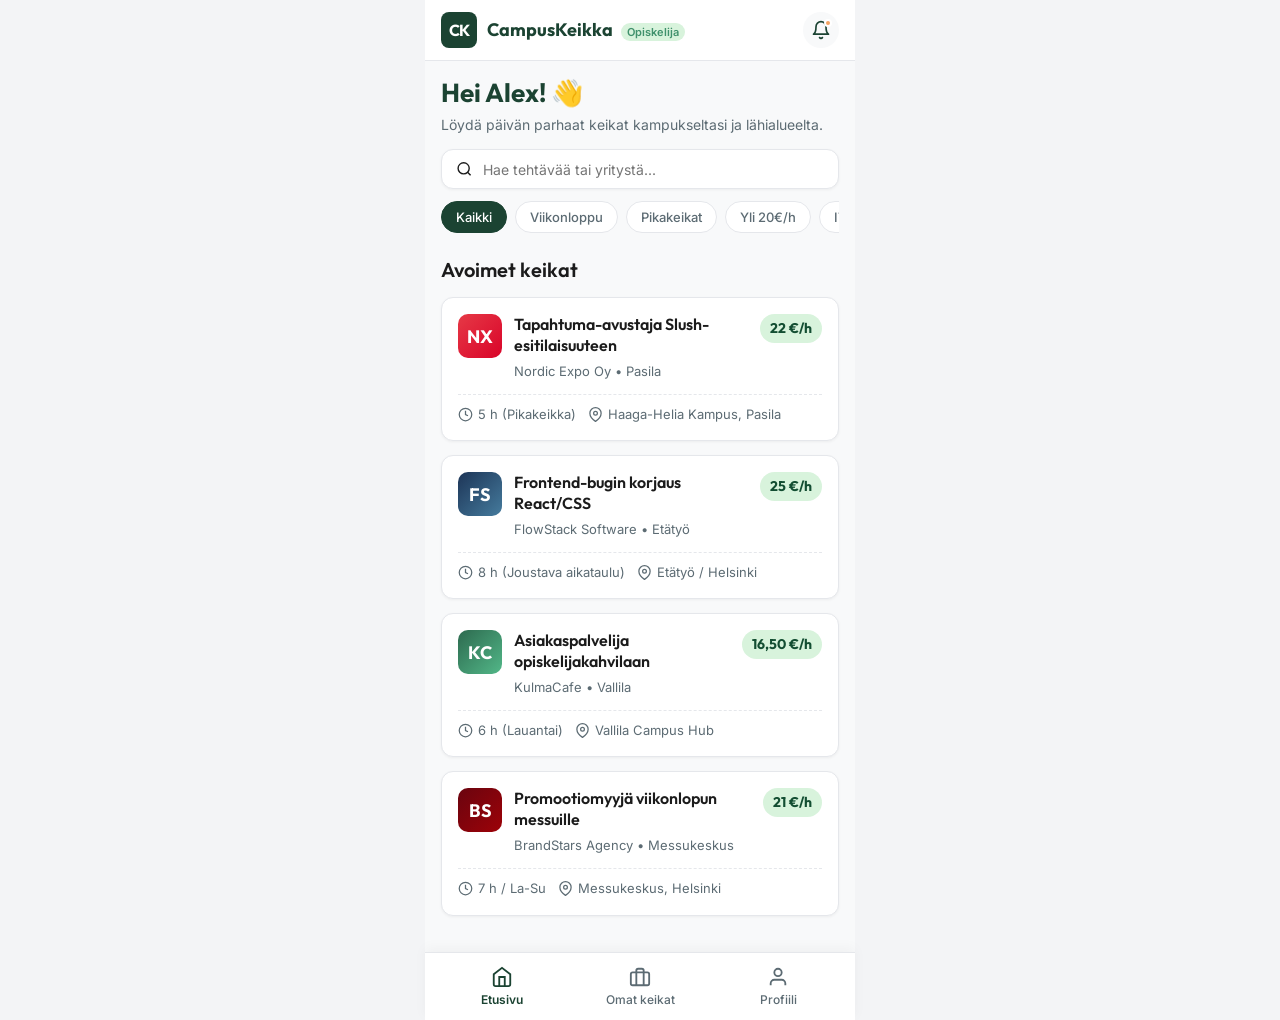
<file: index.html>
<!DOCTYPE html><html lang="fi" style=""><head>
  <meta charset="UTF-8">
  <meta name="viewport" content="width=device-width, initial-scale=1.0">
  <title>CampusKeikka - Mobiilisovellus</title>
  <link rel="preconnect" href="https://fonts.googleapis.com">
  <link rel="preconnect" href="https://fonts.gstatic.com" crossorigin="">
  <link href="https://fonts.googleapis.com/css2?family=Inter:wght@400;500;600&amp;family=Outfit:wght@600;700&amp;display=swap" rel="stylesheet">
<link rel="stylesheet" href="styles.css">
</head>
<body>

  <div class="app-frame">
    <!-- Top Navigation / Logo -->
    <header class="top-header">
      <div class="brand">
        <div class="brand-logo">CK</div>
        <div>
          <span class="brand-name">CampusKeikka</span>
          <span class="brand-badge">Opiskelija</span>
        </div>
      </div>
      <button class="header-action" onclick="showToast('Sinulla ei ole uusia ilmoituksia.')" title="Ilmoitukset" aria-label="Ilmoitukset">
        <svg width="20" height="20" fill="none" stroke="currentColor" stroke-width="2" stroke-linecap="round" stroke-linejoin="round" viewBox="0 0 24 24">
          <path d="M18 8A6 6 0 0 0 6 8c0 7-3 9-3 9h18s-3-2-3-9"></path>
          <path d="M13.73 21a2 2 0 0 1-3.46 0"></path>
        </svg>
        <span class="dot"></span>
      </button>
    </header>

    <!-- Toast Notification Banner -->
    <div id="toast" class="toast">
      <svg width="20" height="20" fill="none" stroke="#FFFFFF" stroke-width="2" stroke-linecap="round" stroke-linejoin="round" viewBox="0 0 24 24">
        <path d="M22 11.08V12a10 10 0 1 1-5.93-9.14"></path>
        <polyline points="22 4 12 14.01 9 11.01"></polyline>
      </svg>
      <span id="toast-text" class="">Kuittaus</span>
    </div>

    <!-- Main Viewport for Pages -->
    <main class="viewport">

      <!-- ============================================== -->
      <!-- 1. NÄKYMÄ: ETUSIVU (#view-home) -->
      <!-- ============================================== -->
      <section id="view-home" class="page active">
        <div>
          <h1 class="">Hei Alex! 👋</h1>
          <p class="text-muted">Löydä päivän parhaat keikat kampukseltasi ja lähialueelta.</p>
        </div>

        <!-- Haku -->
        <div class="search-box">
          <svg width="18" height="18" fill="none" stroke="currentColor" stroke-width="2" viewBox="0 0 24 24">
            <circle cx="11" cy="11" r="8"></circle>
            <line x1="21" y1="21" x2="16.65" y2="16.65"></line>
          </svg>
          <input type="text" id="gig-search-input" placeholder="Hae tehtävää tai yritystä..." onkeyup="filterGigsBySearch(this.value)">
        </div>

        <!-- Suodatintagit -->
        <div class="filter-tags-scroll">
          <button class="filter-chip active" onclick="setFilter(this, 'Kaikki')">Kaikki</button>
          <button class="filter-chip" onclick="setFilter(this, 'Viikonloppu')">Viikonloppu</button>
          <button class="filter-chip" onclick="setFilter(this, 'Pikakeikat')">Pikakeikat</button>
          <button class="filter-chip" onclick="setFilter(this, 'Yli 20€/h')">Yli 20€/h</button>
          <button class="filter-chip" onclick="setFilter(this, 'IT &amp; Koodi')">IT &amp; Koodi</button>
          <button class="filter-chip" onclick="setFilter(this, 'Tapahtumat')">Tapahtumat</button>
        </div>
      
        <h2 class="section-title">Avoimet keikat</h2>
        <!-- Keikkalistaus -->
        <div id="gigs-list">
          <!-- Gig 1 -->
          <article class="card gig-card" onclick="openGigDetails(1)" data-title="Tapahtuma-avustaja Slush-esitilaisuuteen" data-tags="Tapahtumat Pikakeikat Yli 20€/h">
            <div class="gig-card-header">
              <div class="company-logo logo-red">NX</div>
              <div class="gig-info">
                <h3 class="gig-title">Tapahtuma-avustaja Slush-esitilaisuuteen</h3>
                <span class="company-name">Nordic Expo Oy • Pasila</span>
              </div>
              <span class="gig-pay-badge">22 €/h</span>
            </div>
            <div class="gig-meta-row">
              <div class="gig-meta-item">
                <svg fill="none" stroke-width="2" viewBox="0 0 24 24"><circle cx="12" cy="12" r="10"></circle><polyline points="12 6 12 12 16 14"></polyline></svg>
                <span class="">5 h (Pikakeikka)</span>
              </div>
              <div class="gig-meta-item">
                <svg fill="none" stroke-width="2" viewBox="0 0 24 24"><path d="M21 10c0 7-9 13-9 13s-9-6-9-13a9 9 0 0 1 18 0z"></path><circle cx="12" cy="10" r="3"></circle></svg>
                <span class="">Haaga-Helia Kampus, Pasila</span>
              </div>
            </div>
          </article>

          <!-- Gig 2 -->
          <article class="card gig-card" onclick="openGigDetails(2)" data-title="Frontend-bugin korjaus React/CSS" data-tags="IT &amp; Koodi Yli 20€/h">
            <div class="gig-card-header">
              <div class="company-logo logo-blue">FS</div>
              <div class="gig-info">
                <h3 class="gig-title">Frontend-bugin korjaus React/CSS</h3>
                <span class="company-name">FlowStack Software • Etätyö</span>
              </div>
              <span class="gig-pay-badge">25 €/h</span>
            </div>
            <div class="gig-meta-row">
              <div class="gig-meta-item">
                <svg fill="none" stroke-width="2" viewBox="0 0 24 24"><circle cx="12" cy="12" r="10"></circle><polyline points="12 6 12 12 16 14"></polyline></svg>
                <span class="">8 h (Joustava aikataulu)</span>
              </div>
              <div class="gig-meta-item">
                <svg fill="none" stroke-width="2" viewBox="0 0 24 24"><path d="M21 10c0 7-9 13-9 13s-9-6-9-13a9 9 0 0 1 18 0z"></path><circle cx="12" cy="10" r="3"></circle></svg>
                <span class="">Etätyö / Helsinki</span>
              </div>
            </div>
          </article>

          <!-- Gig 3 -->
          <article class="card gig-card" onclick="openGigDetails(3)" data-title="Asiakaspalvelija opiskelijakahvilaan" data-tags="Viikonloppu">
            <div class="gig-card-header">
              <div class="company-logo logo-green">KC</div>
              <div class="gig-info">
                <h3 class="gig-title">Asiakaspalvelija opiskelijakahvilaan</h3>
                <span class="company-name">KulmaCafe • Vallila</span>
              </div>
              <span class="gig-pay-badge">16,50 €/h</span>
            </div>
            <div class="gig-meta-row">
              <div class="gig-meta-item">
                <svg fill="none" stroke-width="2" viewBox="0 0 24 24"><circle cx="12" cy="12" r="10"></circle><polyline points="12 6 12 12 16 14"></polyline></svg>
                <span class="">6 h (Lauantai)</span>
              </div>
              <div class="gig-meta-item">
                <svg fill="none" stroke-width="2" viewBox="0 0 24 24"><path d="M21 10c0 7-9 13-9 13s-9-6-9-13a9 9 0 0 1 18 0z"></path><circle cx="12" cy="10" r="3"></circle></svg>
                <span class="">Vallila Campus Hub</span>
              </div>
            </div>
          </article>

          <!-- Gig 4 -->
          <article class="card gig-card" onclick="openGigDetails(4)" data-title="Promootiomyyjä viikonlopun messuille" data-tags="Viikonloppu Tapahtumat Yli 20€/h">
            <div class="gig-card-header">
              <div class="company-logo logo-purple">BS</div>
              <div class="gig-info">
                <h3 class="gig-title">Promootiomyyjä viikonlopun messuille</h3>
                <span class="company-name">BrandStars Agency • Messukeskus</span>
              </div>
              <span class="gig-pay-badge">21 €/h</span>
            </div>
            <div class="gig-meta-row">
              <div class="gig-meta-item">
                <svg fill="none" stroke-width="2" viewBox="0 0 24 24"><circle cx="12" cy="12" r="10"></circle><polyline points="12 6 12 12 16 14"></polyline></svg>
                <span class="">7 h / La-Su</span>
              </div>
              <div class="gig-meta-item">
                <svg fill="none" stroke-width="2" viewBox="0 0 24 24"><path d="M21 10c0 7-9 13-9 13s-9-6-9-13a9 9 0 0 1 18 0z"></path><circle cx="12" cy="10" r="3"></circle></svg>
                <span class="">Messukeskus, Helsinki</span>
              </div>
            </div>
          </article>
        </div>
      </section>

      <!-- ============================================== -->
      <!-- 2. NÄKYMÄ: OSAAMISPROFIILI & AIKATAULUT (#view-profile) -->
      <!-- ============================================== -->
      <section id="view-profile" class="page">
        <!-- Profiilikuva & opiskelijan tiedot -->
        <div class="profile-hero">
          <div class="avatar-wrapper">
            <div class="avatar">AM</div>
            <div class="avatar-status"></div>
          </div>
          <div class="profile-details">
            <h2 class="">Alex Mäkinen</h2>
            <p class="text-muted">Tietojenkäsittely (BBA)</p>
            <span class="profile-badge">🎓 Haaga-Helia opiskelija</span>
          </div>
        </div>

        <!-- Taito-tagit & lisäys -->
        <div class="card">
          <h3 class="">Osaaminen ja taidot</h3>
          <p class="text-caption" style="margin-bottom: 10px;">Lisää taitoja, joita työnantajat voivat etsiä.</p>
          
          <div id="skills-list" class="tags-container">
            <span class="skill-tag">Asiakaspalvelu <span class="remove-btn" onclick="removeSkill(this)">×</span></span>
            <span class="skill-tag">Python <span class="remove-btn" onclick="removeSkill(this)">×</span></span>
            <span class="skill-tag">Tapahtuma-apu <span class="remove-btn" onclick="removeSkill(this)">×</span></span>
            <span class="skill-tag">Englanti (sujuva) <span class="remove-btn" onclick="removeSkill(this)">×</span></span>
          </div>

          <div class="add-skill-form">
            <input type="text" id="new-skill-input" placeholder="Esim. Excel, Myynti, Figma...">
            <button class="btn btn-secondary btn-sm" onclick="addNewSkill()">+ Lisää taito</button>
          </div>
        </div>

        <!-- Interaktiivinen viikkokalenteri -->
        <div class="card">
          <h3 class="">Oma saatavuus (Viikko 42)</h3>
          <p class="text-caption">Klikkaa päiviä, jolloin olet vapaa ottamaan keikkoja vastaan.</p>

          <div class="calendar-grid">
            <div class="calendar-day-header">Ma</div>
            <div class="calendar-day-header">Ti</div>
            <div class="calendar-day-header">Ke</div>
            <div class="calendar-day-header">To</div>
            <div class="calendar-day-header">Pe</div>
            <div class="calendar-day-header">La</div>
            <div class="calendar-day-header">Su</div>

            <div class="calendar-slot available" onclick="toggleCalendarSlot(this)">14<br><small>Vapaa</small></div>
            <div class="calendar-slot" onclick="toggleCalendarSlot(this)">15<br><small>Koulu</small></div>
            <div class="calendar-slot available" onclick="toggleCalendarSlot(this)">16<br><small>Vapaa</small></div>
            <div class="calendar-slot" onclick="toggleCalendarSlot(this)">17<br><small>Koulu</small></div>
            <div class="calendar-slot available" onclick="toggleCalendarSlot(this)">18<br><small>Vapaa</small></div>
            <div class="calendar-slot available" onclick="toggleCalendarSlot(this)">19<br><small>Vapaa</small></div>
            <div class="calendar-slot" onclick="toggleCalendarSlot(this)">20<br><small>Muu</small></div>
          </div>

          <div class="calendar-legend">
            <div class=""><span class="legend-indicator" style="background-color: var(--color-secondary);"></span> Vapaa keikkailemaan</div>
            <div class=""><span class="legend-indicator" style="background-color: #E9ECEF;"></span> Ei saatavilla</div>
          </div>
        </div>

        <!-- Tallenna profiili painike -->
        <div class="card" id="employer-reviews-card" style="margin-top: 2px;">
  <div style="display: flex; justify-content: space-between; align-items: flex-start; margin-bottom: 12px;">
    <div>
      <h3 class="">Työnantajien arviot ja palautteet</h3>
      <p class="text-caption">Vahvistettujen toimeksiantajien antamat arvostelut.</p>
    </div>
    <span style="background: #FEF3C7; color: #B45309; font-weight: 700; font-size: 11px; padding: 3px 8px; border-radius: 9999px; display: inline-flex; align-items: center; gap: 4px;" class="">
      ✓ Vahvistettu tekijä
    </span>
  </div>

  <!-- Yleisarvosana yhteenveto -->
  <div style="background: linear-gradient(135deg, #F8FAF9 0%, #EFF8F3 100%); border: 1px solid #D8F3DC; border-radius: 10px; padding: 14px; margin-bottom: 16px; display: flex; align-items: center; justify-content: space-between;">
    <div style="display: flex; align-items: center; gap: 12px;">
      <div style="font-family: var(--font-heading); font-size: 32px; font-weight: 700; color: var(--color-primary); line-height: 1;" class="">
        4.9
      </div>
      <div>
        <div style="color: #F59E0B; font-size: 16px; letter-spacing: 2px; line-height: 1.2;" class="">★★★★★</div>
        <div class="text-caption" style="color: var(--color-text-muted); font-size: 12px; margin-top: 2px;">12 keikka-arvostelua</div>
      </div>
    </div>
    <div style="text-align: right;">
      <span style="display: inline-block; background: var(--color-success-bg); color: #081C15; font-size: 11px; font-weight: 600; padding: 3px 8px; border-radius: 9999px; margin-bottom: 2px;" class="">100% suosittelee</span>
      <div style="font-size: 11px; color: var(--color-text-muted);" class="">★ Täsmällinen &amp; luotettava</div>
    </div>
  </div>

  <!-- Palautelista -->
  <div style="display: flex; flex-direction: column; gap: 12px;">
    <!-- Arvostelu 1 -->
    <div style="border-bottom: 1px dashed var(--color-border); padding-bottom: 12px;">
      <div style="display: flex; justify-content: space-between; align-items: center; margin-bottom: 4px;">
        <div style="display: flex; align-items: center; gap: 6px;">
          <span style="font-weight: 600; font-size: 13px; color: var(--color-text);" class="">Nordic Expo Oy</span>
          <span style="color: var(--color-text-muted); font-size: 11px;" class="">• 3 pv sitten</span>
        </div>
        <span style="color: #F59E0B; font-size: 12px; letter-spacing: 1px;" class="">★★★★★</span>
      </div>
      <div style="font-size: 11px; color: var(--color-secondary); font-weight: 500; margin-bottom: 4px;" class="">Keikka: Tapahtuma-avustaja Slush-esitilaisuuteen</div>
      <p style="font-size: 13px; color: var(--color-text); line-height: 1.45;" class="">
        “Alex hoiti ständin pystytyksen ja asiakkaiden opastuksen esimerkillisesti! Oma-aloitteinen asenne ja erinomainen tilannetaju.”
      </p>
    </div>

    <!-- Arvostelu 2 -->
    <div style="border-bottom: 1px dashed var(--color-border); padding-bottom: 12px;">
      <div style="display: flex; justify-content: space-between; align-items: center; margin-bottom: 4px;">
        <div style="display: flex; align-items: center; gap: 6px;">
          <span style="font-weight: 600; font-size: 13px; color: var(--color-text);" class="">FlowStack Software</span>
          <span style="color: var(--color-text-muted); font-size: 11px;" class="">• 2 vkoa sitten</span>
        </div>
        <span style="color: #F59E0B; font-size: 12px; letter-spacing: 1px;" class="">★★★★★</span>
      </div>
      <div style="font-size: 11px; color: var(--color-secondary); font-weight: 500; margin-bottom: 4px;" class="">Keikka: Frontend-bugin korjaus React/CSS</div>
      <p style="font-size: 13px; color: var(--color-text); line-height: 1.45;" class="">
        “Tarkkaa ja itsenäistä työtä frontend-bugin parissa, erinomaista kommunikointia ja nopea toimitus. Vahva suositus!”
      </p>
    </div>

    <!-- Arvostelu 3 -->
    <div>
      <div style="display: flex; justify-content: space-between; align-items: center; margin-bottom: 4px;">
        <div style="display: flex; align-items: center; gap: 6px;">
          <span style="font-weight: 600; font-size: 13px; color: var(--color-text);" class="">KulmaCafe</span>
          <span style="color: var(--color-text-muted); font-size: 11px;" class="">• 3 vkoa sitten</span>
        </div>
        <span style="color: #F59E0B; font-size: 12px; letter-spacing: 1px;" class="">★★★★★</span>
      </div>
      <div style="font-size: 11px; color: var(--color-secondary); font-weight: 500; margin-bottom: 4px;" class="">Keikka: Kahvilatuuraus lauantaina</div>
      <p style="font-size: 13px; color: var(--color-text); line-height: 1.45;" class="">
        “Ystävällinen asiakaspalveluasenne ja erittäin nopea oppimaan kassajärjestelmän. Otamme mielellään uudelleen vuoroon!”
      </p>
    </div>
  </div>
</div><button class="btn btn-primary" onclick="saveProfile()" style="margin-top: 6px;">
          Tallenna profiili
        </button>
      </section>

      <!-- ============================================== -->
      <!-- 3. NÄKYMÄ: KEIKAN YKSITYISKOHDAT (#view-details) -->
      <!-- ============================================== -->
      <section id="view-details" class="page">
        <div class="nav-back-bar">
          <button class="back-btn" onclick="navigateTo('view-home')" title="Takaisin etusivulle" aria-label="Takaisin etusivulle">
            <svg width="20" height="20" fill="none" stroke="currentColor" stroke-width="2.5" viewBox="0 0 24 24">
              <line x1="19" y1="12" x2="5" y2="12"></line>
              <polyline points="12 19 5 12 12 5"></polyline>
            </svg>
          </button>
          <span style="font-weight: 600; font-size: 16px;" class="">Keikan tiedot</span>
        </div>

        <div class="details-hero">
          <div style="display: flex; gap: 12px; align-items: center; margin-bottom: 12px;">
            <div id="details-company-logo" class="company-logo logo-red">NX</div>
            <div>
              <span id="details-company-name" style="font-weight: 600; color: var(--color-text);" class="">Nordic Expo Oy</span>
              <p class="text-caption" id="details-company-desc">Tapahtumatuotannon edelläkävijä Suomessa.</p>
            </div>
          </div>

          <h2 id="details-title" style="margin-bottom: 8px;" class="">Tapahtuma-avustaja Slush-esitilaisuuteen</h2>
          
          <div class="details-meta-grid">
            <div class="meta-box">
              <div class="label">Palkkio</div>
              <div class="val" id="details-pay">22 € / h</div>
            </div>
            <div class="meta-box">
              <div class="label">Arvioitu kesto</div>
              <div class="val" id="details-duration">5 tuntia</div>
            </div>
            <div class="meta-box">
              <div class="label">Sijainti</div>
              <div class="val" id="details-location" style="font-size: 13px;">Haaga-Helia Pasila</div>
            </div>
            <div class="meta-box">
              <div class="label">Ajankohta</div>
              <div class="val" id="details-date" style="font-size: 13px;">Perjantai klo 14-19</div>
            </div>
          </div>
        </div>

        <div class="card">
          <h3 class="">Tehtävän kuvaus</h3>
          <p id="details-desc" style="margin-top: 8px; font-size: 14px; line-height: 1.6; color: var(--color-text);" class="">
            Etsimme reipasta ja oma-aloitteista opiskelijaa avustamaan Slush-viikon esiseminaarissa. 
            Tehtäviin kuuluu vieraiden vastaanotto, nimikorttien jako, puhujien opastaminen lavan taakse ja yleinen tilajärjestely.
            Perehdytys pidetään heti työvuoron alussa.
          </p>
        </div>

        <div class="card">
          <h3 class="">Mitä odotamme sinulta?</h3>
          <ul style="padding-left: 20px; font-size: 14px; color: var(--color-text); margin-top: 8px; line-height: 1.6;">
            <li class="">Iloista asiakaspalveluasennetta</li>
            <li class="">Sujuvaa suomen ja englannin kielen taitoa</li>
            <li class="">Täsmällisyyttä ja siistiä pukeutumista</li>
          </ul>
        </div>

        <!-- Oranssi CTA-painike -->
        <button class="btn btn-accent" id="apply-btn" onclick="applyForGig()">
          🚀 Hae keikkaa nyt
        </button>
      </section>

      <!-- ============================================== -->
      <!-- 4. NÄKYMÄ: OMAT KEIKAT (#view-my-gigs) -->
      <!-- ============================================== -->
      <section id="view-my-gigs" class="page">
        <!-- Yhteenvetokortti -->
        <div class="summary-card">
          <div>
            <div class="label">Tässä kuussa ansaitut</div>
            <div class="amount" id="earned-amount">320 €</div>
            <div class="text-caption" style="color: #D8F3DC; margin-top: 4px;">+85 € odottaa vahvistusta</div>
          </div>
          <div style="background: rgba(255,255,255,0.15); width: 48px; height: 48px; border-radius: 50%; display: flex; align-items: center; justify-content: center;">
            <svg width="24" height="24" fill="none" stroke="#FFFFFF" stroke-width="2" viewBox="0 0 24 24">
              <line x1="12" y1="1" x2="12" y2="23"></line>
              <path d="M17 5H9.5a3.5 3.5 0 0 0 0 7h5a3.5 3.5 0 0 1 0 7H6"></path>
            </svg>
          </div>
        </div>

        <!-- Välilehdet -->
        <div class="tab-bar">
          <button class="tab-item active" onclick="switchMyGigsTab(this, 'tab-upcoming')">Tulevat</button>
          <button class="tab-item" onclick="switchMyGigsTab(this, 'tab-pending')">Odottaa (1)</button>
          <button class="tab-item" onclick="switchMyGigsTab(this, 'tab-completed')">Tehdyt (3)</button>
        </div>

        <!-- Tab 1: Tulevat keikat -->
        <div id="tab-upcoming" class="tab-content">
          <div class="card" id="upcoming-card-1">
            <div class="gig-card-header">
              <div class="company-logo logo-red">NX</div>
              <div class="gig-info">
                <h3 class="gig-title" id="my-gig-title-1">Tapahtuma-avustaja Slush-esitilaisuuteen</h3>
                <span class="company-name">Nordic Expo Oy • Pe 18.10. klo 14:00</span>
              </div>
              <span class="gig-pay-badge">110 €</span>
            </div>
            <div class="gig-actions-row">
              <button class="btn btn-secondary btn-sm" onclick="openChatModal('Nordic Expo Oy - Yhteyshenkilö Sari')">
                💬 Viesti työnantajalle
              </button>
              <button class="btn btn-primary btn-sm" onclick="markAsCompleted('upcoming-card-1', 110)">
                ✓ Merkitse tehdyksi
              </button>
            </div>
          </div>
        </div>

        <!-- Tab 2: Odottaa vahvistusta -->
        <div id="tab-pending" class="tab-content" style="display: none;">
          <div class="card">
            <div class="gig-card-header">
              <div class="company-logo logo-blue">FS</div>
              <div class="gig-info">
                <h3 class="gig-title">Frontend-bugin korjaus React/CSS</h3>
                <span class="company-name">FlowStack Software • Hakemus jätetty</span>
              </div>
              <span style="font-size: 13px; color: var(--color-accent); font-weight: 600;" class="">Odottaa</span>
            </div>
            <div class="gig-actions-row">
              <button class="btn btn-secondary btn-sm" onclick="openChatModal('FlowStack Rekrytointi')">
                💬 Kysy hakemuksen tilasta
              </button>
            </div>
          </div>
        </div>

        <!-- Tab 3: Tehdyt keikat -->
        <div id="tab-completed" class="tab-content" style="display: none;">
          <div class="card">
            <div class="gig-card-header">
              <div class="company-logo logo-green">KC</div>
              <div class="gig-info">
                <h3 class="gig-title">Kahvilatuuraus lauantaina</h3>
                <span class="company-name">KulmaCafe • Suoritettu 05.10.</span>
              </div>
              <span class="gig-pay-badge" style="background:#E9ECEF; color: #1B4332;">Maksettu 120 €</span>
            </div>
          </div>
          <div class="card">
            <div class="gig-card-header">
              <div class="company-logo logo-purple">HH</div>
              <div class="gig-info">
                <h3 class="gig-title">Fuksitapahtuman järjestelyapu</h3>
                <span class="company-name">Haaga-Helia opiskelijakunta • Suoritettu 28.09.</span>
              </div>
              <span class="gig-pay-badge" style="background:#E9ECEF; color: #1B4332;">Maksettu 200 €</span>
            </div>
          </div>
        </div>
      </section>

    </main>

    <!-- ALANAVIGAATIO (Bottom Navigation Bar) -->
    <nav class="bottom-nav">
      <button class="nav-btn active" id="nav-btn-home" onclick="navigateTo('view-home')">
        <svg viewBox="0 0 24 24">
          <path d="M3 9l9-7 9 7v11a2 2 0 0 1-2 2H5a2 2 0 0 1-2-2z"></path>
          <polyline points="9 22 9 12 15 12 15 22"></polyline>
        </svg>
        <span class="">Etusivu</span>
      </button>

      <button class="nav-btn" id="nav-btn-my-gigs" onclick="navigateTo('view-my-gigs')">
        <svg viewBox="0 0 24 24">
          <rect x="2" y="7" width="20" height="14" rx="2" ry="2"></rect>
          <path d="M16 21V5a2 2 0 0 0-2-2h-4a2 2 0 0 0-2 2v16"></path>
        </svg>
        <span class="">Omat keikat</span>
      </button>

      <button class="nav-btn" id="nav-btn-profile" onclick="navigateTo('view-profile')">
        <svg viewBox="0 0 24 24">
          <path d="M20 21v-2a4 4 0 0 0-4-4H8a4 4 0 0 0-4 4v2"></path>
          <circle cx="12" cy="7" r="4"></circle>
        </svg>
        <span class="">Profiili</span>
      </button>
    </nav>

    <!-- Modal: Viesti Työnantajalle (Chat modal) -->
    <div id="chat-modal" class="modal-backdrop" onclick="handleBackdropClick(event)">
      <div class="modal-sheet">
        <div class="modal-header">
          <div>
            <h3 id="modal-recipient" style="font-size: 16px;" class="">Viesti työnantajalle</h3>
            <span class="text-caption">Vastausaika yleensä alle 1 tunti</span>
          </div>
          <button class="close-modal-btn" onclick="closeChatModal()">×</button>
        </div>

        <div class="chat-messages" id="chat-stream">
          <div class="chat-bubble them">Hei Alex! Tervetuloa tiimiin perjantaina. Ilmoittaudu pääovella klo 13:45.</div>
          <div class="chat-bubble me">Moikka! Kiitos tiedosta, olen ajoissa paikalla!</div>
        </div>

        <div class="chat-input-row">
          <input type="text" id="chat-input" placeholder="Kirjoita viesti..." onkeypress="if(event.key==='Enter') sendChatMessage()">
          <button class="btn btn-primary btn-sm" onclick="sendChatMessage()" style="width: auto;">Lähetä</button>
        </div>
      </div>
    </div>

  </div>

  <!-- JavaScript Logiikka -->
  <script>
    // Keikkadata yksityiskohtien simulointiin
    const GIGS_DATA = {
      1: {
        title: "Tapahtuma-avustaja Slush-esitilaisuuteen",
        company: "Nordic Expo Oy",
        companyDesc: "Tapahtumatuotannon edelläkävijä Suomessa.",
        logo: "NX",
        logoClass: "logo-red",
        pay: "22 € / h",
        duration: "5 tuntia",
        location: "Haaga-Helia Pasila",
        date: "Perjantai 18.10. klo 14-19",
        desc: "Etsimme reipasta ja oma-aloitteista opiskelijaa avustamaan Slush-viikon esiseminaarissa. Tehtäviin kuuluu vieraiden vastaanotto, nimikorttien jako, puhujien opastaminen lavan taakse ja yleinen tilajärjestely. Perehdytys pidetään heti työvuoron alussa."
      },
      2: {
        title: "Frontend-bugin korjaus React/CSS",
        company: "FlowStack Software",
        companyDesc: "Ketterä helsinkiläinen SaaS-startup.",
        logo: "FS",
        logoClass: "logo-blue",
        pay: "25 € / h",
        duration: "8 tuntia (etä)",
        location: "Etätyö / Helsinki",
        date: "Sovittavissa tällä viikolla",
        desc: "Tarvitsemme nopeaa koodausapua verkkosovelluksemme responsiivisuuden fiksaukseen ja pieniin CSS grid -korjauksiin. Soveltuu täydellisesti opinnoissaan edistyneelle IT-opiskelijalle."
      },
      3: {
        title: "Asiakaspalvelija opiskelijakahvilaan",
        company: "KulmaCafe",
        companyDesc: "Rento ja suosittu kampus-kahvila Vallilassa.",
        logo: "KC",
        logoClass: "logo-green",
        pay: "16,50 € / h",
        duration: "6 tuntia",
        location: "Vallila Campus Hub",
        date: "Lauantai klo 10-16",
        desc: "Kahvilamme kaipaa reipasta lauantaituuraajaa kassalle ja tiskiin. Kokemus erikoiskahveista katsotaan eduksi, mutta iloinen asenne ratkaisee!"
      },
      4: {
        title: "Promootiomyyjä viikonlopun messuille",
        company: "BrandStars Agency",
        companyDesc: "Valtakunnallinen promootio- ja tapahtumatoimisto.",
        logo: "BS",
        logoClass: "logo-purple",
        pay: "21 € / h",
        duration: "7 tuntia / päivä",
        location: "Messukeskus, Helsinki",
        date: "La-Su klo 09-16",
        desc: "Tule esittelemään uutuustuotteita syksyn suurimmille messuille. Tarjoamme hyvän perehdytyksen, tiimiasun sekä kilpailukykyisen tuntipalkan ja bonukset!"
      }
    };

    let currentSelectedGig = 1;
    let earnedTotal = 320;

    // Näkymän vaihto funktio
    function navigateTo(targetPageId) {
      // Piilota kaikki sivut
      const pages = document.querySelectorAll('.page');
      pages.forEach(p => p.classList.remove('active'));

      // Näytä valittu sivu
      const targetPage = document.getElementById(targetPageId);
      if (targetPage) {
        targetPage.classList.add('active');
      }

      // Päivitä alanavigaation aktiivisuus
      updateNavHighlight(targetPageId);

      // Skrollaa ylös
      const viewport = document.querySelector('.viewport');
      if (viewport) viewport.scrollTop = 0;
    }

    function updateNavHighlight(pageId) {
      const navButtons = document.querySelectorAll('.nav-btn');
      navButtons.forEach(btn => btn.classList.remove('active'));

      if (pageId === 'view-home' || pageId === 'view-details') {
        document.getElementById('nav-btn-home')?.classList.add('active');
      } else if (pageId === 'view-my-gigs') {
        document.getElementById('nav-btn-my-gigs')?.classList.add('active');
      } else if (pageId === 'view-profile') {
        document.getElementById('nav-btn-profile')?.classList.add('active');
      }
    }

    // Avaa Keikan yksityiskohdat
    function openGigDetails(gigId) {
      const data = GIGS_DATA[gigId] || GIGS_DATA[1];
      currentSelectedGig = gigId;

      document.getElementById('details-title').innerText = data.title;
      document.getElementById('details-company-name').innerText = data.company;
      document.getElementById('details-company-desc').innerText = data.companyDesc;
      document.getElementById('details-pay').innerText = data.pay;
      document.getElementById('details-duration').innerText = data.duration;
      document.getElementById('details-location').innerText = data.location;
      document.getElementById('details-date').innerText = data.date;
      document.getElementById('details-desc').innerText = data.desc;

      const logoEl = document.getElementById('details-company-logo');
      logoEl.className = 'company-logo ' + data.logoClass;
      logoEl.innerText = data.logo;

      navigateTo('view-details');
    }

    // Hae keikkaa CTA toiminto
    function applyForGig() {
      showToast('Hakemus lähetetty onnistuneesti!');
      setTimeout(() => {
        navigateTo('view-my-gigs');
        // Aktivoi "Odottaa"-tab
        const pendingTabBtn = document.querySelectorAll('.tab-item')[1];
        if (pendingTabBtn) {
          switchMyGigsTab(pendingTabBtn, 'tab-pending');
        }
      }, 700);
    }

    // Suodatin tagien valinta
    function setFilter(chipElement, tag) {
      document.querySelectorAll('.filter-chip').forEach(el => el.classList.remove('active'));
      chipElement.classList.add('active');

      const cards = document.querySelectorAll('.gig-card');
      cards.forEach(card => {
        if (tag === 'Kaikki') {
          card.style.display = 'block';
        } else {
          const cardTags = card.getAttribute('data-tags') || '';
          if (cardTags.includes(tag)) {
            card.style.display = 'block';
          } else {
            card.style.display = 'none';
          }
        }
      });
    }

    // Tekstihaku
    function filterGigsBySearch(query) {
      const term = query.toLowerCase().trim();
      const cards = document.querySelectorAll('.gig-card');
      cards.forEach(card => {
        const title = card.getAttribute('data-title').toLowerCase();
        const text = card.innerText.toLowerCase();
        if (title.includes(term) || text.includes(term)) {
          card.style.display = 'block';
        } else {
          card.style.display = 'none';
        }
      });
    }

    // Taitojen lisäys ja poisto
    function addNewSkill() {
      const input = document.getElementById('new-skill-input');
      const val = input.value.trim();
      if (!val) return;

      const container = document.getElementById('skills-list');
      const tag = document.createElement('span');
      tag.className = 'skill-tag';
      tag.innerHTML = `${val} <span class="remove-btn" onclick="removeSkill(this)">×</span>`;
      container.appendChild(tag);

      input.value = '';
      showToast(`Taito "${val}" lisätty!`);
    }

    function removeSkill(btn) {
      const tag = btn.parentElement;
      tag.remove();
    }

    // Kalenterin päivien valinta
    function toggleCalendarSlot(slot) {
      slot.classList.toggle('available');
      const small = slot.querySelector('small');
      if (slot.classList.contains('available')) {
        small.innerText = 'Vapaa';
      } else {
        small.innerText = 'Varattu';
      }
    }

    // Profiilin tallennus
    function saveProfile() {
      showToast('Tiedot tallennettu onnistuneesti!');
      setTimeout(() => {
        navigateTo('view-home');
      }, 800);
    }

    // Omat keikat tab-vaihto
    function switchMyGigsTab(tabElement, contentId) {
      document.querySelectorAll('.tab-item').forEach(el => el.classList.remove('active'));
      tabElement.classList.add('active');

      document.querySelectorAll('.tab-content').forEach(c => c.style.display = 'none');
      const target = document.getElementById(contentId);
      if (target) {
        target.style.display = 'block';
      }
    }

    // Merkitse tehdyksi ja päivitä ansio
    function markAsCompleted(cardId, amount) {
      const card = document.getElementById(cardId);
      if (card) {
        card.style.transition = 'all 0.3s ease';
        card.style.opacity = '0.5';
        card.style.pointerEvents = 'none';
        
        earnedTotal += amount;
        document.getElementById('earned-amount').innerText = earnedTotal + ' €';

        showToast(`Keikka merkitty tehdyksi! +${amount} € lisätty ansioihin.`);
        setTimeout(() => {
          card.remove();
        }, 1200);
      }
    }

    // Toast viestit
    let toastTimeout;
    function showToast(message) {
      const toast = document.getElementById('toast');
      const text = document.getElementById('toast-text');
      text.innerText = message;
      toast.classList.add('show');

      clearTimeout(toastTimeout);
      toastTimeout = setTimeout(() => {
        toast.classList.remove('show');
      }, 2500);
    }

    // Chat Modal logiikka
    function openChatModal(recipient) {
      document.getElementById('modal-recipient').innerText = recipient || 'Viesti työnantajalle';
      const modal = document.getElementById('chat-modal');
      modal.classList.add('show');
      setTimeout(() => {
        document.getElementById('chat-input')?.focus();
      }, 200);
    }

    function closeChatModal() {
      const modal = document.getElementById('chat-modal');
      modal.classList.remove('show');
    }

    function handleBackdropClick(e) {
      if (e.target.id === 'chat-modal') {
        closeChatModal();
      }
    }

    function sendChatMessage() {
      const input = document.getElementById('chat-input');
      const text = input.value.trim();
      if (!text) return;

      const stream = document.getElementById('chat-stream');
      const myBubble = document.createElement('div');
      myBubble.className = 'chat-bubble me';
      myBubble.innerText = text;
      stream.appendChild(myBubble);
      input.value = '';
      stream.scrollTop = stream.scrollHeight;

      // Automaattinen simuloitu vastaus työnantajalta
      setTimeout(() => {
        const reply = document.createElement('div');
        reply.className = 'chat-bubble them';
        reply.innerText = "Kiitos viestistä! Asia on kunnossa, nähdään pian!";
        stream.appendChild(reply);
        stream.scrollTop = stream.scrollHeight;
      }, 900);
    }
  </script>




</body></html>
</file>
<file: styles.css>
:root {
      --color-primary: #1B4332;
      --color-secondary: #40916C;
      --color-accent: #F4A261;
      --color-accent-hover: #E76F51;
      --color-bg: #F8F9FA;
      --color-surface: #FFFFFF;
      --color-text: #1B1B1B;
      --color-text-muted: #5C6B73;
      --color-border: #E5E7EB;
      --color-success-bg: #D8F3DC;
      --color-success-text: #081C15;
      --radius: 12px;
      --radius-sm: 8px;
      --radius-full: 9999px;
      --shadow-sm: 0 1px 3px rgba(0, 0, 0, 0.05);
      --shadow: 0 4px 12px rgba(27, 67, 50, 0.08);
      --shadow-lg: 0 10px 25px rgba(0, 0, 0, 0.12);
      --font-heading: 'Outfit', sans-serif;
      --font-body: 'Inter', sans-serif;
    }

    * {
      box-sizing: border-box;
      margin: 0;
      padding: 0;
      -webkit-tap-highlight-color: transparent;
    }

    body {
      font-family: var(--font-body);
      background-color: #E9ECEF;
      color: var(--color-text);
      display: flex;
      justify-content: center;
      align-items: center;
      min-height: 100vh;
      line-height: 1.5;
    }

   /* Keskitetty näkymä ilman kehyksiä */
.app-frame {
  width: 100%;
  max-width: 430px;         /* Pitää leveyden mobiilikoossa (voit muuttaa esim. 480px) */
  min-height: 100vh;        /* Täyttää korkeussuunnassa vähintään koko ruudun */
  margin: 0 auto;           /* Keskittää elementin vaakasuunnassa näytön keskelle */
  background-color: var(--color-bg);
  position: relative;
  display: flex;
  flex-direction: column;
  
  /* Poistetaan kehykset, pyöristykset ja varjot */
  border: none !important;
  border-radius: 0 !important;
  box-shadow: none !important;
}

/* Varmistetaan, että tausta reunoilla on siisti (esim. vaaleanharmaa) */
body {
  background-color: #f3f4f6; /* Tai #ffffff jos haluat valkoisen taustan */
  margin: 0;
  padding: 0;
}

    /* Top App Bar */
    .top-header {
      background-color: var(--color-surface);
      border-bottom: 1px solid var(--color-border);
      padding: 12px 16px;
      display: flex;
      align-items: center;
      justify-content: space-between;
      position: sticky;
      top: 0;
      z-index: 30;
    }

    .brand {
      display: flex;
      align-items: center;
      gap: 10px;
      text-decoration: none;
    }

    .brand-logo {
      width: 36px;
      height: 36px;
      background-color: var(--color-primary);
      color: #FFFFFF;
      border-radius: 8px;
      display: flex;
      align-items: center;
      justify-content: center;
      font-family: var(--font-heading);
      font-weight: 700;
      font-size: 16px;
      letter-spacing: -0.5px;
    }

    .brand-name {
      font-family: var(--font-heading);
      font-weight: 700;
      font-size: 18px;
      color: var(--color-primary);
      line-height: 1;
    }

    .brand-badge {
      font-size: 11px;
      background: var(--color-success-bg);
      color: var(--color-secondary);
      font-weight: 600;
      padding: 2px 6px;
      border-radius: var(--radius-full);
      margin-left: 4px;
    }

    .header-action {
      background: none;
      border: none;
      cursor: pointer;
      position: relative;
      display: flex;
      align-items: center;
      justify-content: center;
      width: 36px;
      height: 36px;
      border-radius: 50%;
      background: var(--color-bg);
      color: var(--color-primary);
    }

    .header-action .dot {
      position: absolute;
      top: 7px;
      right: 7px;
      width: 8px;
      height: 8px;
      background-color: var(--color-accent);
      border-radius: 50%;
      border: 2px solid var(--color-surface);
    }

    /* Content Pages Viewport */
    .viewport {
      flex: 1;
      overflow-y: auto;
      overflow-x: hidden;
      padding-bottom: 74px; /* Space for bottom nav */
      scroll-behavior: smooth;
    }

    .page {
      display: none;
      padding: 16px;
      opacity: 0;
      transform: translateY(6px);
      transition: opacity 0.2s ease, transform 0.2s ease;
    }

    .page.active {
      display: block;
      opacity: 1;
      transform: translateY(0);
    }

    /* Typography */
    h1 {
      font-family: var(--font-heading);
      font-weight: 700;
      font-size: 26px;
      line-height: 1.2;
      color: var(--color-primary);
      margin-bottom: 6px;
    }

    h2 {
      font-family: var(--font-heading);
      font-weight: 600;
      font-size: 20px;
      color: var(--color-text);
      margin-bottom: 12px;
    }

    h3 {
      font-family: var(--font-heading);
      font-weight: 600;
      font-size: 17px;
      color: var(--color-text);
    }

    p {
      font-size: 15px;
      color: var(--color-text);
    }

    .text-muted {
      color: var(--color-text-muted);
      font-size: 14px;
    }

    .text-caption {
      font-size: 13px;
      color: var(--color-text-muted);
    }

    /* Card styling */
    .card {
      background-color: var(--color-surface);
      border-radius: var(--radius);
      border: 1px solid var(--color-border);
      padding: 16px;
      margin-bottom: 14px;
      box-shadow: var(--shadow-sm);
      transition: transform 0.15s ease, box-shadow 0.15s ease, border-color 0.15s ease;
    }

    .card:active {
      transform: scale(0.99);
    }

    /* Search & Filter Bar */
    .search-box {
      display: flex;
      align-items: center;
      background: var(--color-surface);
      border: 1px solid var(--color-border);
      border-radius: var(--radius);
      padding: 10px 14px;
      gap: 10px;
      margin-top: 14px;
      margin-bottom: 12px;
      box-shadow: var(--shadow-sm);
    }

    .search-box input {
      border: none;
      outline: none;
      width: 100%;
      font-family: var(--font-body);
      font-size: 14px;
      color: var(--color-text);
      background: transparent;
    }

    .filter-tags-scroll {
      display: flex;
      gap: 8px;
      overflow-x: auto;
      padding-bottom: 10px;
      margin-bottom: 12px;
      -ms-overflow-style: none;
      scrollbar-width: none;
    }

    .filter-tags-scroll::-webkit-scrollbar {
      display: none;
    }

    .filter-chip {
      background-color: var(--color-surface);
      border: 1px solid var(--color-border);
      color: var(--color-text-muted);
      font-family: var(--font-body);
      font-size: 13px;
      font-weight: 500;
      padding: 7px 14px;
      border-radius: var(--radius-full);
      white-space: nowrap;
      cursor: pointer;
      transition: all 0.15s ease;
    }

    .filter-chip.active {
      background-color: var(--color-primary);
      color: #FFFFFF;
      border-color: var(--color-primary);
    }

    /* Gig Card */
    .gig-card {
      cursor: pointer;
      position: relative;
    }

    .gig-card:hover {
      border-color: var(--color-secondary);
      box-shadow: var(--shadow);
    }

    .gig-card-header {
      display: flex;
      align-items: flex-start;
      gap: 12px;
      margin-bottom: 12px;
    }

    .company-logo {
      width: 44px;
      height: 44px;
      border-radius: 10px;
      display: flex;
      align-items: center;
      justify-content: center;
      font-family: var(--font-heading);
      font-weight: 700;
      font-size: 18px;
      color: #FFFFFF;
      flex-shrink: 0;
    }

    .logo-red { background: linear-gradient(135deg, #E63946, #D90429); }
    .logo-blue { background: linear-gradient(135deg, #1D3557, #457B9D); }
    .logo-green { background: linear-gradient(135deg, #2D6A4F, #52B788); }
    .logo-purple { background: linear-gradient(135deg, #6A040F, #9D0208); }

    .gig-info {
      flex: 1;
    }

    .gig-title {
      font-size: 16px;
      font-weight: 600;
      color: var(--color-text);
      line-height: 1.3;
      margin-bottom: 2px;
    }

    .company-name {
      font-size: 13px;
      color: var(--color-text-muted);
    }

    .gig-pay-badge {
      background-color: var(--color-success-bg);
      color: #134e32;
      font-family: var(--font-heading);
      font-weight: 700;
      font-size: 14px;
      padding: 4px 10px;
      border-radius: var(--radius-full);
      white-space: nowrap;
    }

    .gig-meta-row {
      display: flex;
      flex-wrap: wrap;
      gap: 12px;
      padding-top: 10px;
      border-top: 1px dashed var(--color-border);
      font-size: 13px;
      color: var(--color-text-muted);
    }

    .gig-meta-item {
      display: flex;
      align-items: center;
      gap: 5px;
    }

    .gig-meta-item svg {
      width: 15px;
      height: 15px;
      stroke: var(--color-text-muted);
    }

    /* Buttons */
    .btn {
      display: inline-flex;
      align-items: center;
      justify-content: center;
      gap: 8px;
      font-family: var(--font-body);
      font-size: 15px;
      font-weight: 500;
      padding: 12px 18px;
      border-radius: var(--radius);
      border: 1px solid transparent;
      cursor: pointer;
      text-decoration: none;
      transition: all 0.15s ease;
      width: 100%;
    }

    .btn-primary {
      background-color: var(--color-primary);
      color: #FFFFFF;
    }

    .btn-primary:active {
      opacity: 0.9;
    }

    .btn-secondary {
      background-color: transparent;
      border-color: var(--color-border);
      color: var(--color-text);
    }

    .btn-secondary:hover {
      background-color: #F1F3F5;
    }

    .btn-accent {
      background-color: var(--color-accent);
      color: #FFFFFF;
      font-weight: 600;
      box-shadow: 0 4px 14px rgba(244, 162, 97, 0.4);
    }

    .btn-accent:active {
      background-color: var(--color-accent-hover);
      transform: translateY(1px);
    }

    .btn-sm {
      padding: 7px 12px;
      font-size: 13px;
      width: auto;
    }

    /* Profile View Styles */
    .profile-hero {
      display: flex;
      align-items: center;
      gap: 16px;
      margin-bottom: 20px;
    }

    .avatar-wrapper {
      position: relative;
    }

    .avatar {
      width: 72px;
      height: 72px;
      border-radius: 50%;
      background: linear-gradient(135deg, var(--color-secondary), var(--color-primary));
      color: #FFFFFF;
      display: flex;
      align-items: center;
      justify-content: center;
      font-family: var(--font-heading);
      font-size: 26px;
      font-weight: 700;
      border: 3px solid var(--color-surface);
      box-shadow: var(--shadow);
    }

    .avatar-status {
      position: absolute;
      bottom: 2px;
      right: 2px;
      width: 16px;
      height: 16px;
      background-color: #2EC4B6;
      border: 2px solid #FFFFFF;
      border-radius: 50%;
    }

    .profile-details h2 {
      margin-bottom: 2px;
      font-size: 20px;
    }

    .profile-badge {
      display: inline-block;
      background: #E8F5E9;
      color: var(--color-primary);
      font-size: 12px;
      font-weight: 600;
      padding: 3px 8px;
      border-radius: var(--radius-full);
      margin-top: 4px;
    }

    /* Skill Tags & Input */
    .tags-container {
      display: flex;
      flex-wrap: wrap;
      gap: 8px;
      margin-bottom: 12px;
    }

    .skill-tag {
      background-color: #E9ECEF;
      color: var(--color-text);
      font-size: 13px;
      font-weight: 500;
      padding: 6px 12px;
      border-radius: var(--radius-full);
      display: inline-flex;
      align-items: center;
      gap: 6px;
    }

    .skill-tag .remove-btn {
      cursor: pointer;
      color: var(--color-text-muted);
      font-weight: bold;
      font-size: 14px;
    }

    .skill-tag .remove-btn:hover {
      color: #D90429;
    }

    .add-skill-form {
      display: flex;
      gap: 8px;
    }

    .add-skill-form input {
      flex: 1;
      padding: 10px 14px;
      border: 1px solid var(--color-border);
      border-radius: var(--radius);
      font-size: 14px;
      outline: none;
      font-family: var(--font-body);
    }

    .add-skill-form input:focus {
      border-color: var(--color-secondary);
    }

    /* Calendar Grid */
    .calendar-grid {
      display: grid;
      grid-template-columns: repeat(7, 1fr);
      gap: 6px;
      margin-top: 10px;
      margin-bottom: 12px;
    }

    .calendar-day-header {
      text-align: center;
      font-size: 12px;
      font-weight: 600;
      color: var(--color-text-muted);
      padding-bottom: 4px;
    }

    .calendar-slot {
      aspect-ratio: 1;
      background-color: #F1F3F5;
      border-radius: var(--radius-sm);
      border: 1px solid var(--color-border);
      display: flex;
      flex-direction: column;
      align-items: center;
      justify-content: center;
      cursor: pointer;
      font-size: 12px;
      font-weight: 600;
      color: var(--color-text-muted);
      transition: all 0.15s ease;
      user-select: none;
    }

    .calendar-slot.available {
      background-color: var(--color-secondary);
      color: #FFFFFF;
      border-color: var(--color-primary);
      box-shadow: 0 2px 6px rgba(64, 145, 108, 0.3);
    }

    .calendar-legend {
      display: flex;
      align-items: center;
      gap: 16px;
      font-size: 12px;
      color: var(--color-text-muted);
      margin-top: 4px;
    }

    .legend-indicator {
      display: inline-block;
      width: 12px;
      height: 12px;
      border-radius: 3px;
      margin-right: 4px;
      vertical-align: middle;
    }

    /* Details View */
    .nav-back-bar {
      display: flex;
      align-items: center;
      gap: 12px;
      margin-bottom: 16px;
    }

    .back-btn {
      width: 38px;
      height: 38px;
      border-radius: 50%;
      background: var(--color-surface);
      border: 1px solid var(--color-border);
      display: flex;
      align-items: center;
      justify-content: center;
      cursor: pointer;
      color: var(--color-text);
      box-shadow: var(--shadow-sm);
    }

    .back-btn:active {
      background-color: #E9ECEF;
    }

    .details-hero {
      background: var(--color-surface);
      border-radius: var(--radius);
      padding: 20px;
      border: 1px solid var(--color-border);
      box-shadow: var(--shadow-sm);
      margin-bottom: 16px;
    }

    .details-meta-grid {
      display: grid;
      grid-template-columns: 1fr 1fr;
      gap: 12px;
      margin-top: 16px;
      padding-top: 16px;
      border-top: 1px solid var(--color-border);
    }

    .meta-box {
      background: #F8F9FA;
      padding: 12px;
      border-radius: var(--radius-sm);
    }

    .meta-box .label {
      font-size: 12px;
      color: var(--color-text-muted);
      margin-bottom: 4px;
    }

    .meta-box .val {
      font-weight: 600;
      color: var(--color-primary);
      font-size: 15px;
    }

    /* My Gigs Tabs & View */
    .summary-card {
      background: linear-gradient(135deg, var(--color-primary), #2D6A4F);
      color: #FFFFFF;
      border-radius: var(--radius);
      padding: 20px;
      margin-bottom: 16px;
      box-shadow: var(--shadow);
      display: flex;
      justify-content: space-between;
      align-items: center;
    }

    .summary-card .label {
      font-size: 13px;
      opacity: 0.85;
      margin-bottom: 4px;
    }

    .summary-card .amount {
      font-family: var(--font-heading);
      font-size: 30px;
      font-weight: 700;
    }

    .tab-bar {
      display: flex;
      border-bottom: 1px solid var(--color-border);
      margin-bottom: 16px;
      background: var(--color-surface);
      border-radius: var(--radius) var(--radius) 0 0;
      overflow: hidden;
      border: 1px solid var(--color-border);
    }

    .tab-item {
      flex: 1;
      padding: 12px 6px;
      text-align: center;
      font-size: 13px;
      font-weight: 600;
      color: var(--color-text-muted);
      cursor: pointer;
      border-bottom: 2px solid transparent;
      transition: all 0.15s ease;
      background: var(--color-surface);
    }

    .tab-item.active {
      color: var(--color-primary);
      border-bottom-color: var(--color-secondary);
      background-color: #F8FBF9;
    }

    .gig-actions-row {
      display: flex;
      gap: 8px;
      margin-top: 14px;
      padding-top: 12px;
      border-top: 1px solid var(--color-border);
    }

    /* Bottom Navigation Bar */
    .bottom-nav {
      position: absolute;
      bottom: 0;
      left: 0;
      right: 0;
      height: 68px;
      background-color: var(--color-surface);
      border-top: 1px solid var(--color-border);
      display: flex;
      justify-content: space-around;
      align-items: center;
      padding: 0 8px;
      z-index: 40;
      box-shadow: 0 -4px 12px rgba(0, 0, 0, 0.04);
    }

    .nav-btn {
      background: none;
      border: none;
      display: flex;
      flex-direction: column;
      align-items: center;
      justify-content: center;
      gap: 4px;
      cursor: pointer;
      color: var(--color-text-muted);
      font-family: var(--font-body);
      font-size: 12px;
      font-weight: 500;
      padding: 8px 16px;
      border-radius: var(--radius-sm);
      transition: all 0.15s ease;
      flex: 1;
    }

    .nav-btn svg {
      width: 22px;
      height: 22px;
      stroke: var(--color-text-muted);
      stroke-width: 2;
      fill: none;
      transition: stroke 0.15s ease;
    }

    .nav-btn.active {
      color: var(--color-primary);
      font-weight: 600;
    }

    .nav-btn.active svg {
      stroke: var(--color-primary);
    }

    /* Toast Notification */
    .toast {
      position: absolute;
      top: 64px;
      left: 20px;
      right: 20px;
      background-color: var(--color-primary);
      color: #FFFFFF;
      padding: 12px 18px;
      border-radius: var(--radius);
      box-shadow: var(--shadow-lg);
      display: flex;
      align-items: center;
      gap: 12px;
      font-size: 14px;
      font-weight: 500;
      z-index: 100;
      transform: translateY(-80px);
      opacity: 0;
      transition: transform 0.3s cubic-bezier(0.175, 0.885, 0.32, 1.275), opacity 0.3s ease;
      pointer-events: none;
    }

    .toast.show {
      transform: translateY(0);
      opacity: 1;
    }

    /* Modal Overlay (Chat / Confirm) */
    .modal-backdrop {
      position: absolute;
      top: 0;
      left: 0;
      right: 0;
      bottom: 0;
      background: rgba(0, 0, 0, 0.5);
      z-index: 50;
      display: none;
      align-items: flex-end;
      opacity: 0;
      transition: opacity 0.2s ease;
    }

    .modal-backdrop.show {
      display: flex;
      opacity: 1;
    }

    .modal-sheet {
      background: var(--color-surface);
      width: 100%;
      border-radius: 20px 20px 0 0;
      padding: 20px;
      max-height: 85%;
      display: flex;
      flex-direction: column;
      animation: slideUp 0.25s ease-out;
    }

    @keyframes slideUp {
      from { transform: translateY(100%); }
      to { transform: translateY(0); }
    }

    .modal-header {
      display: flex;
      justify-content: space-between;
      align-items: center;
      margin-bottom: 14px;
      padding-bottom: 10px;
      border-bottom: 1px solid var(--color-border);
    }

    .close-modal-btn {
      background: #F1F3F5;
      border: none;
      width: 32px;
      height: 32px;
      border-radius: 50%;
      font-size: 18px;
      display: flex;
      align-items: center;
      justify-content: center;
      cursor: pointer;
      color: var(--color-text);
    }

    .chat-messages {
      flex: 1;
      overflow-y: auto;
      display: flex;
      flex-direction: column;
      gap: 10px;
      margin-bottom: 14px;
      max-height: 240px;
      padding: 4px;
    }

    .chat-bubble {
      padding: 10px 14px;
      border-radius: 14px;
      font-size: 14px;
      max-width: 80%;
      line-height: 1.4;
    }

    .chat-bubble.them {
      background-color: #F1F3F5;
      align-self: flex-start;
      border-bottom-left-radius: 4px;
    }

    .chat-bubble.me {
      background-color: var(--color-primary);
      color: #FFFFFF;
      align-self: flex-end;
      border-bottom-right-radius: 4px;
    }

    .chat-input-row {
      display: flex;
      gap: 8px;
    }

    .chat-input-row input {
      flex: 1;
      padding: 10px 14px;
      border-radius: var(--radius);
      border: 1px solid var(--color-border);
      outline: none;
      font-family: var(--font-body);
      font-size: 14px;
    }

    .empty-state {
      text-align: center;
      padding: 32px 16px;
      color: var(--color-text-muted);
    }
</file>
